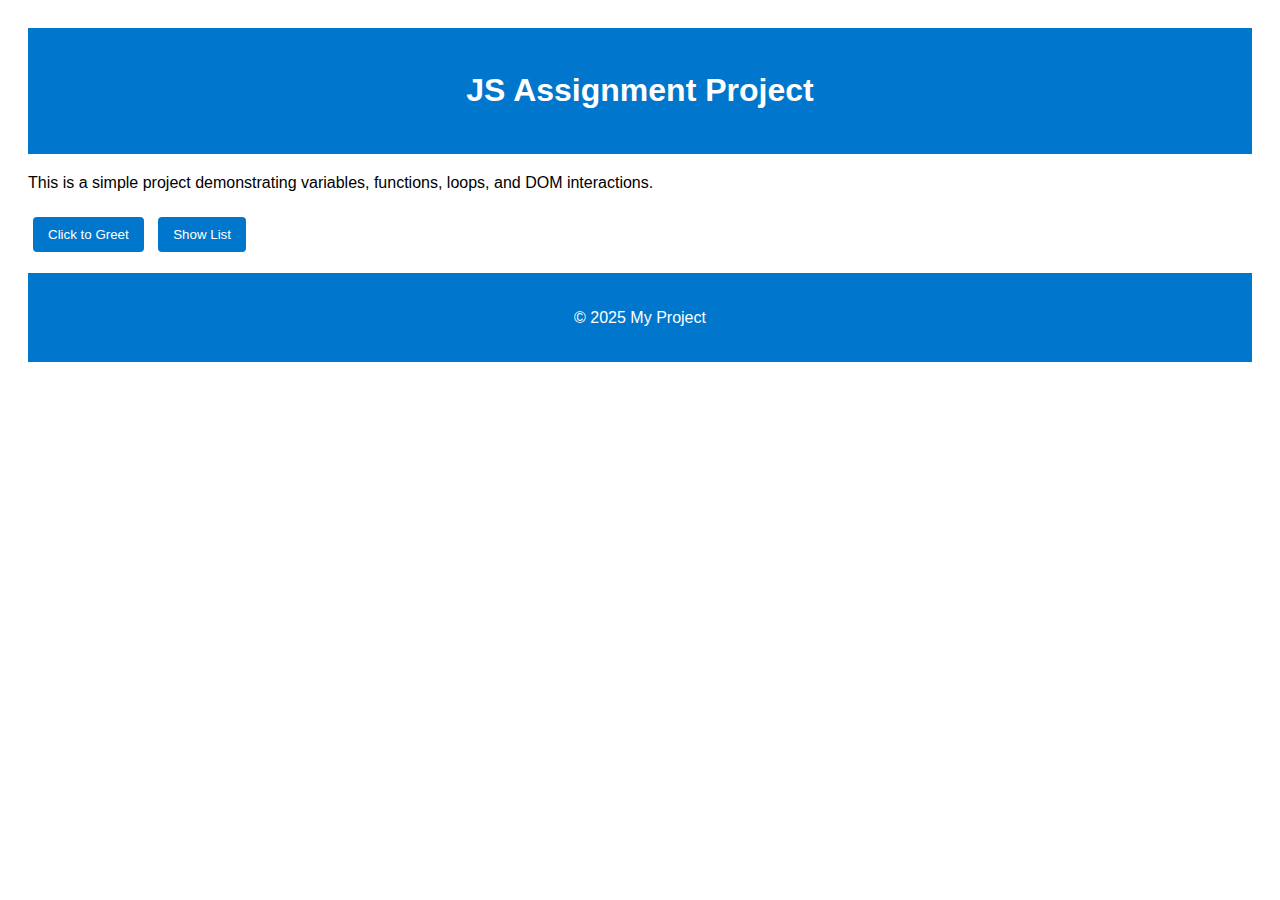
<file: Web development week five assignment/index.html>
<!DOCTYPE html>
<html lang="en">
<head>
  <meta charset="UTF-8" />
  <meta name="viewport" content="width=device-width, initial-scale=1.0" />
  <title>JavaScript Project Example</title>
  <link rel="stylesheet" href="style.css" />
</head>
<body>
  <header>
    <h1 id="page-title">JavaScript Assignment Demo</h1>
  </header>

  <main>
    <p id="intro">This is a simple project demonstrating variables, functions, loops, and DOM interactions.</p>
    
    <button id="btn-greet">Click to Greet</button>
    <button id="btn-list">Show List</button>

    <ul id="item-list"></ul>
  </main>

  <footer>
    <p>&copy; 2025 My Project</p>
  </footer>

  <script src="script.js"></script>
</body>
</html>
</file>
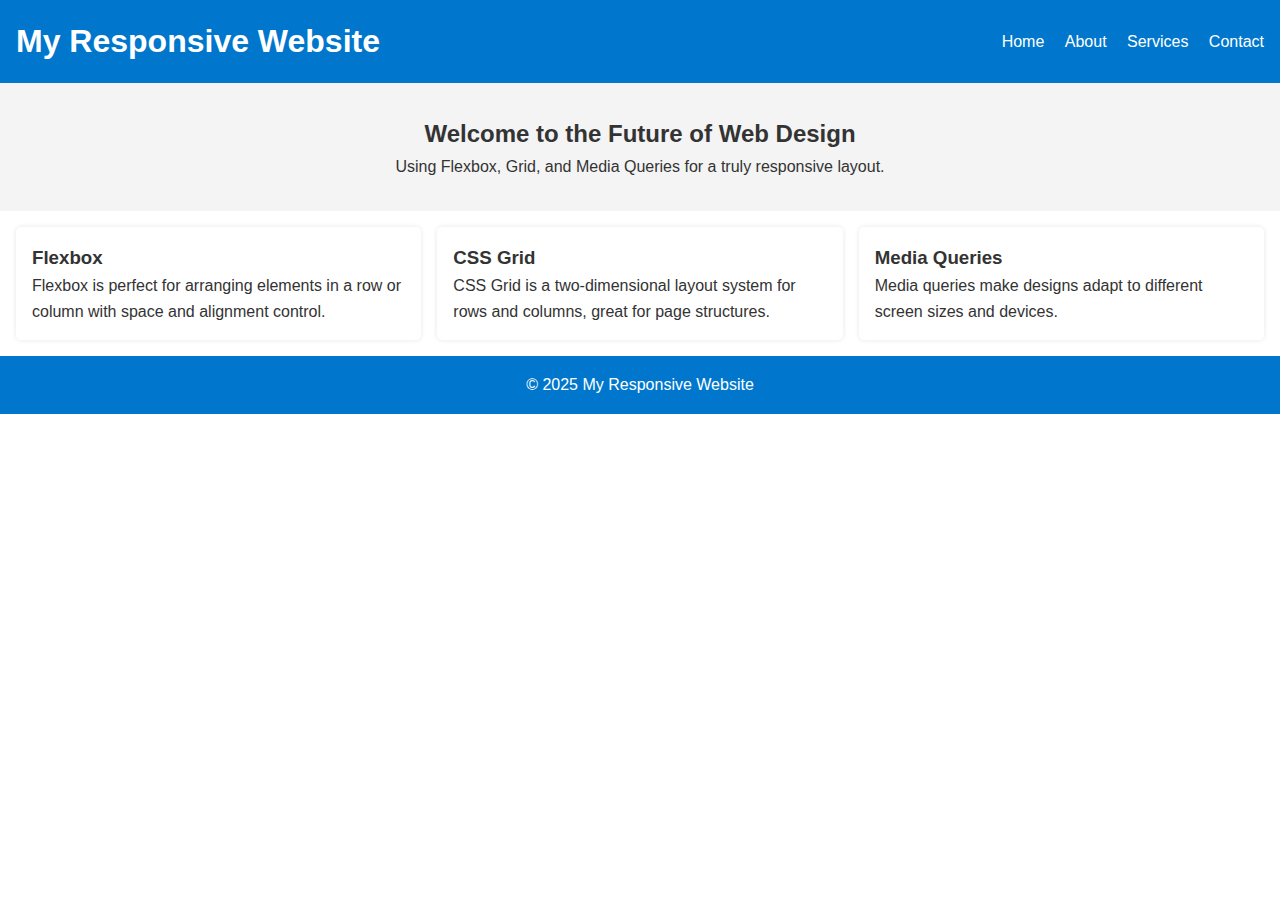
<file: Web development week four assignment/index.html>
<!DOCTYPE html>
<html lang="en">
<head>
  <meta charset="UTF-8" />
  <meta name="viewport" content="width=device-width, initial-scale=1.0" />
  <title>Responsive Flexbox & Grid Demo</title>
  <link rel="stylesheet" href="style.css" />
</head>
<body>

  <!-- Header Section -->
  <header class="header">
    <h1>My Responsive Website</h1>
    <nav class="nav">
      <a href="#">Home</a>
      <a href="#">About</a>
      <a href="#">Services</a>
      <a href="#">Contact</a>
    </nav>
  </header>

  <!-- Hero Section -->
  <section class="hero">
    <h2>Welcome to the Future of Web Design</h2>
    <p>Using Flexbox, Grid, and Media Queries for a truly responsive layout.</p>
  </section>

  <!-- Main Content -->
  <main class="main-grid">
    <article class="card">
      <h3>Flexbox</h3>
      <p>Flexbox is perfect for arranging elements in a row or column with space and alignment control.</p>
    </article>
    <article class="card">
      <h3>CSS Grid</h3>
      <p>CSS Grid is a two-dimensional layout system for rows and columns, great for page structures.</p>
    </article>
    <article class="card">
      <h3>Media Queries</h3>
      <p>Media queries make designs adapt to different screen sizes and devices.</p>
    </article>
  </main>

  <!-- Footer -->
  <footer class="footer">
    <p>&copy; 2025 My Responsive Website</p>
  </footer>

</body>
</html>
</file>
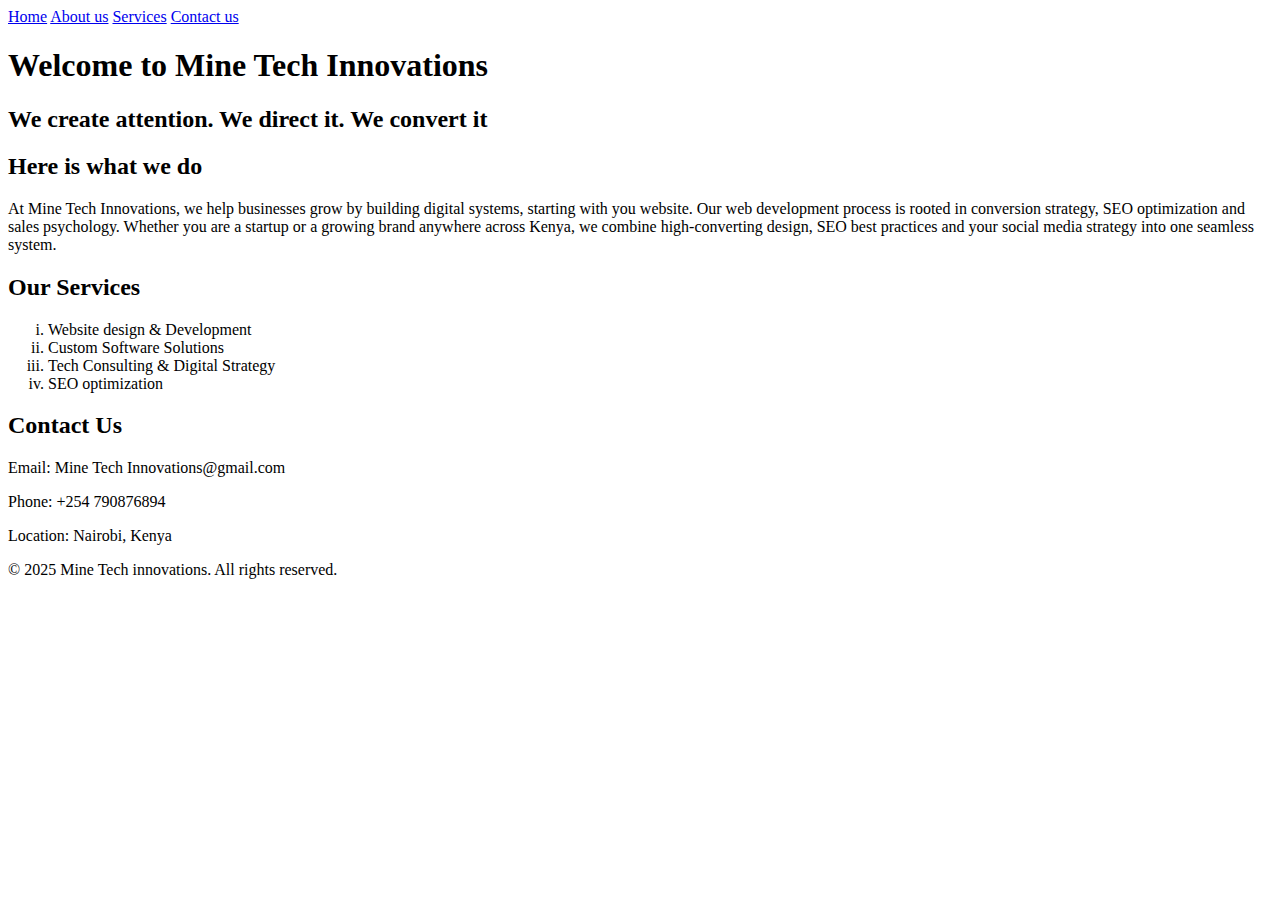
<file: Web development week one assignment/index.html>
<!DOCTYPE html>
<html lang="en">
    <head>
        <meta charset="UTF-8">
        <meta name="viewport" content="width=device-width, initial-scale=1.0">
        <meta name="author" content="Manasses">
        <meta name="description" content="This is a sample HTML page with basic html tags.">
        <title>Mine Tech innovations</title>
    </head>
    <body>
        <nav>
            <a href="Home">Home</a>
            <a href="About us">About us</a>
            <a href="Services">Services</a>
            <a href="Contact">Contact us</a>
        </nav>
        <header id="Home">
            <h1>Welcome to Mine Tech Innovations</h1>
            <h2>We create attention. We direct it. We convert it</h2>
        </header>
        <section id="About us">
            <h2>Here is what we do</h2>
            <p>At Mine Tech Innovations, we help businesses grow by building digital systems, starting
                with you website. Our web development process is rooted in conversion strategy, SEO optimization
                and sales psychology.

                Whether you are a startup or a growing brand anywhere across Kenya, we combine high-converting design,
                SEO best practices and your social media strategy into one seamless system.
            </p>
        </section>

        <section id="Services">
            <h2>Our Services</h2>
            <ol type="i">
                <li>Website design & Development</li>
                <li>Custom Software Solutions</li>
                <li>Tech Consulting & Digital Strategy</li>
                <li>SEO optimization</li>
            </ol>

        </section>

        <section id="Contact">
            <h2>Contact Us</h2>
            <p>Email: Mine Tech Innovations@gmail.com</p>
            <p>Phone: +254 790876894</p>
            <p>Location: Nairobi, Kenya</p>

        </section>

         <footer>
                &copy; 2025 Mine Tech innovations. All rights reserved.
        </footer>

    </body>
</html>
</file>
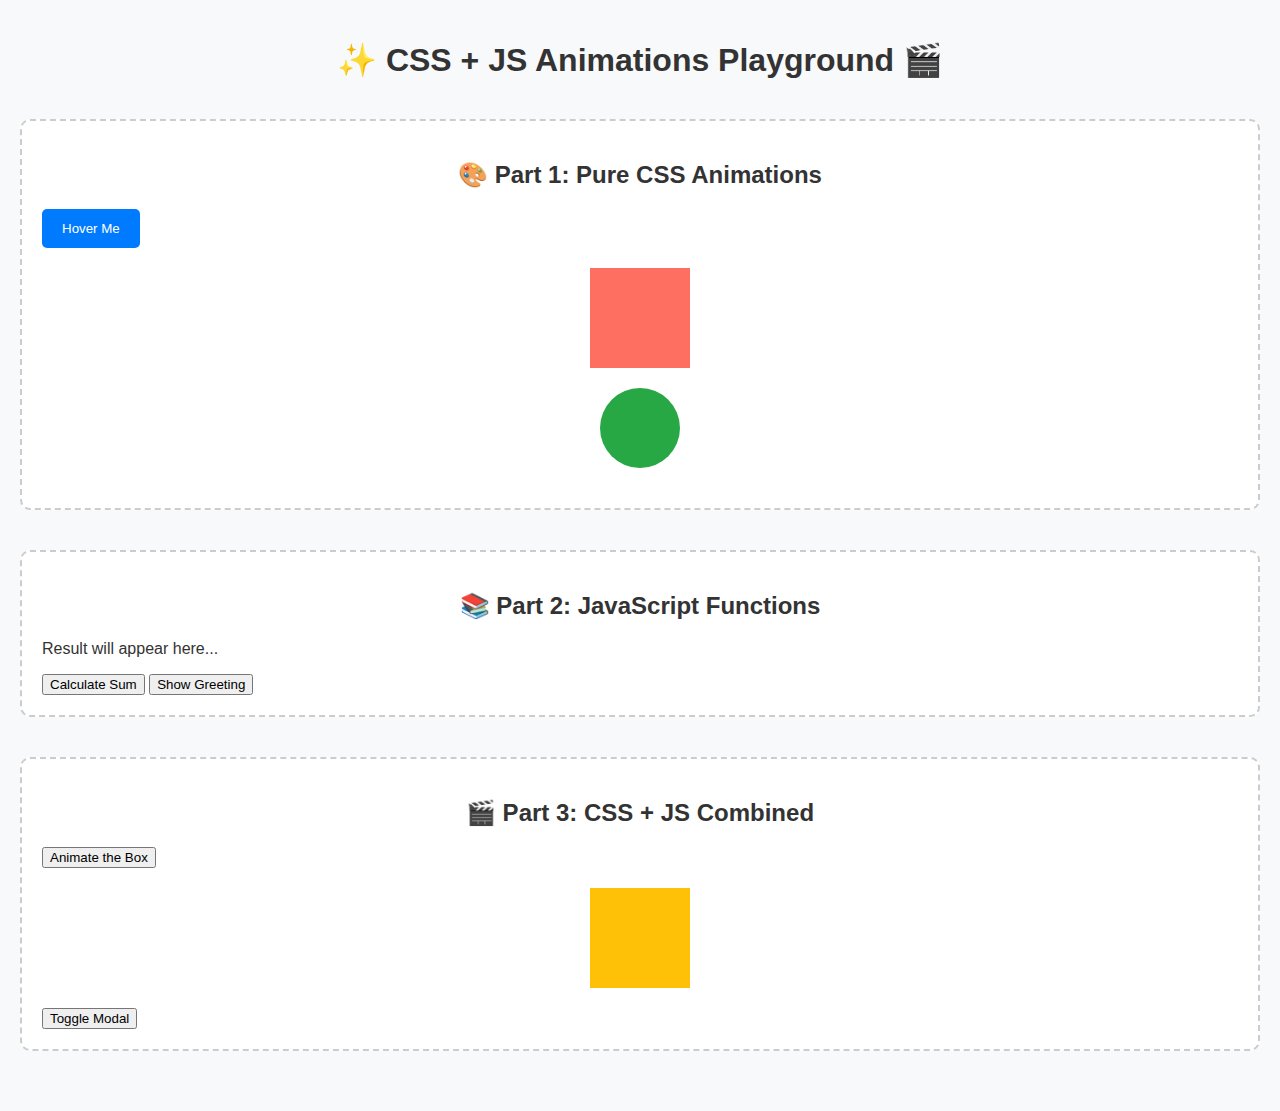
<file: Web development week seven assignment/index.html>
<!DOCTYPE html>
<html lang="en">
<head>
  <meta charset="UTF-8">
  <meta name="viewport" content="width=device-width, initial-scale=1.0">
  <title>Interactive Animations</title>
  <link rel="stylesheet" href="styles.css">
</head>
<body>
  <header>
    <h1>✨ CSS + JS Animations Playground 🎬</h1>
  </header>

  <main>
    <!-- Part 1: CSS Animations -->
    <section>
      <h2>🎨 Part 1: Pure CSS Animations</h2>
      <button class="btn-hover">Hover Me</button>
      <div class="box-slide"></div>
      <div class="box-spin"></div>
    </section>

    <!-- Part 2: JavaScript Functions -->
    <section>
      <h2>📚 Part 2: JavaScript Functions</h2>
      <p id="functionResult">Result will appear here...</p>
      <button onclick="showSum(5, 10)">Calculate Sum</button>
      <button onclick="showGreeting('Student')">Show Greeting</button>
    </section>

    <!-- Part 3: CSS + JS Combined -->
    <section>
      <h2>🎬 Part 3: CSS + JS Combined</h2>
      <button id="animateBtn">Animate the Box</button>
      <div id="animBox" class="anim-box"></div>

      <button id="toggleModal">Toggle Modal</button>
      <div id="modal" class="modal">
        <div class="modal-content">
          <span id="closeModal">&times;</span>
          <p>Hello! I slide in with CSS + JS ✨</p>
        </div>
      </div>
    </section>
  </main>

  <script src="script.js"></script>
</body>
</html>
</file>
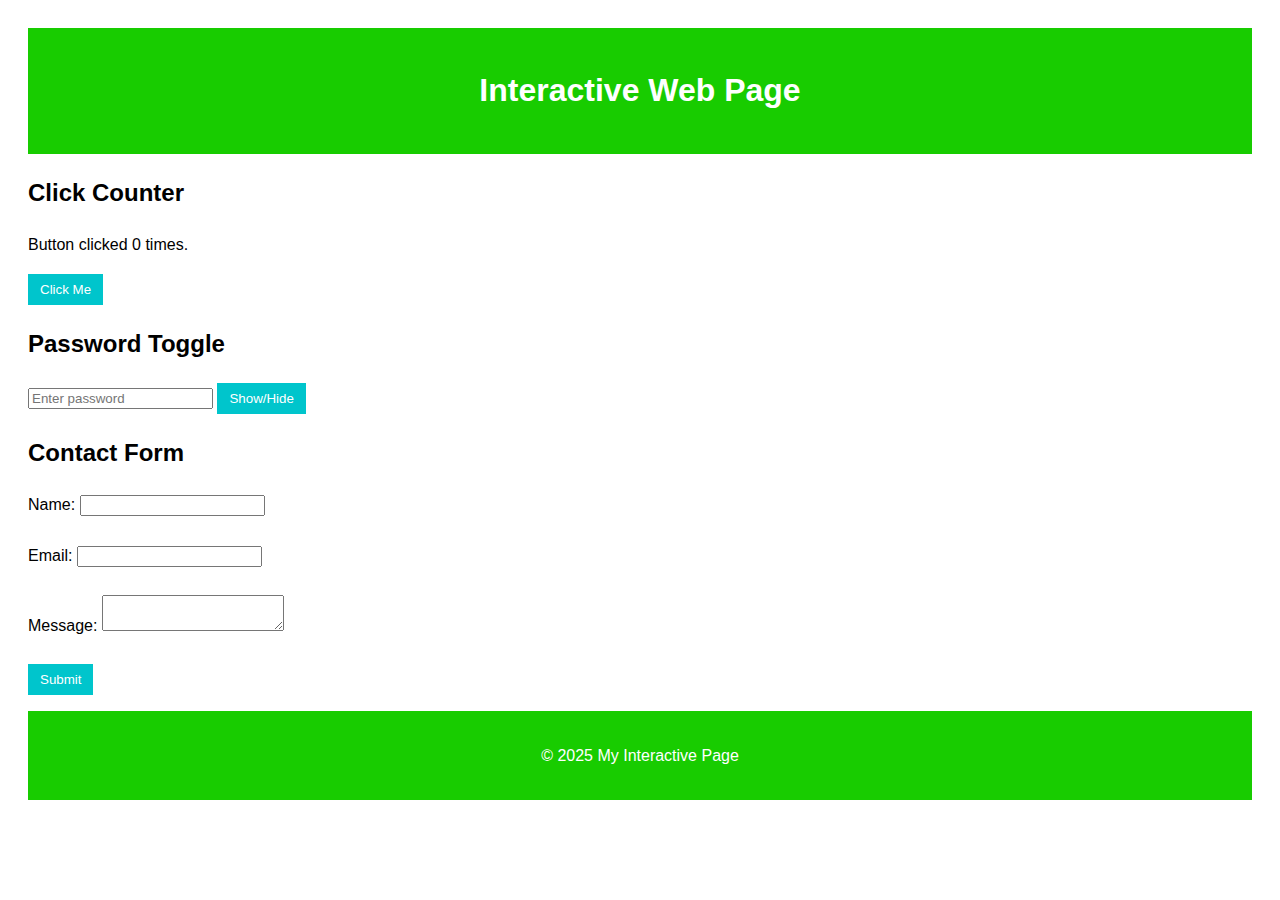
<file: Web development week six assignment/index.html>
<!DOCTYPE html>
<html lang="en">
<head>
  <meta charset="UTF-8">
  <meta name="viewport" content="width=device-width, initial-scale=1.0">
  <title>Interactive Web Page</title>
  <link rel="stylesheet" href="style.css">
</head>
<body>

  <header>
    <h1>Interactive Web Page</h1>
  </header>

  <!-- Interactive Section 1: Button Click Counter -->
  <section>
    <h2>Click Counter</h2>
    <p>Button clicked <span id="clickCount">0</span> times.</p>
    <button id="countBtn">Click Me</button>
  </section>

  <!-- Interactive Section 2: Show/Hide Password -->
  <section>
    <h2>Password Toggle</h2>
    <input type="password" id="passwordField" placeholder="Enter password">
    <button id="togglePassword">Show/Hide</button>
  </section>

  <!-- Form Section -->
  <section>
    <h2>Contact Form</h2>
    <form id="contactForm">
      <label>Name: <input type="text" id="nameInput"></label><br><br>
      <label>Email: <input type="text" id="emailInput"></label><br><br>
      <label>Message: <textarea id="messageInput"></textarea></label><br><br>
      <button type="submit">Submit</button>
    </form>
    <p id="formFeedback" class="error"></p>
  </section>

  <footer>
    <p>&copy; 2025 My Interactive Page</p>
  </footer>

  <script src="script.js"></script>
</body>
</html>
</file>
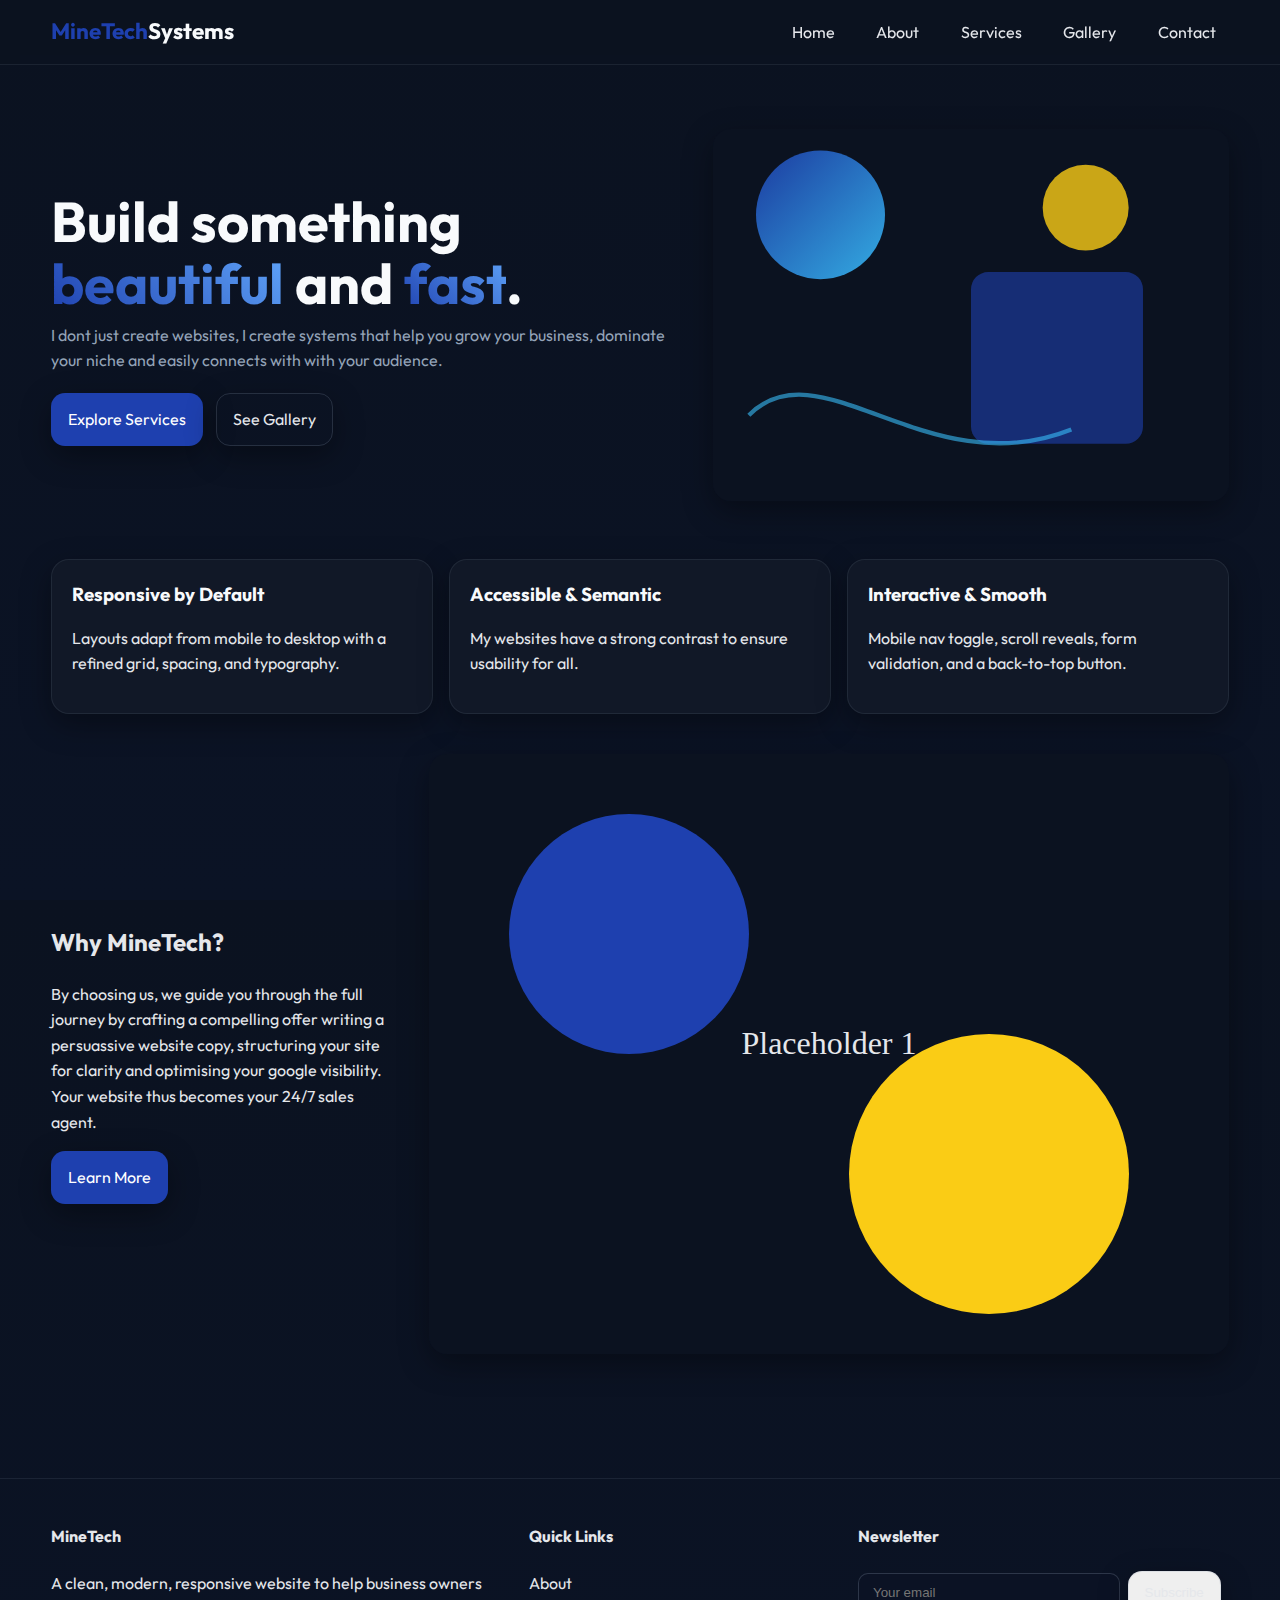
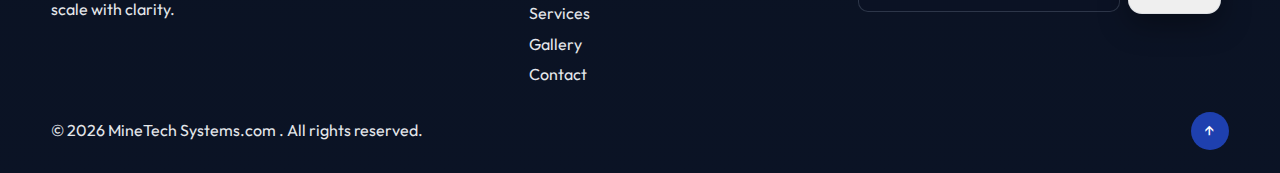
<file: Web development week eight assignment/MineTech Sytems site/index.html>
<!DOCTYPE html>
    <html lang="en">
    <head>
      <meta charset="UTF-8" />
      <meta name="viewport" content="width=device-width, initial-scale=1.0" />
      <meta http-equiv="X-UA-Compatible" content="IE=edge" />
      <title>Home · MineTech systems</title>
      <meta name="description" content="BlueGold multipage site: modern, responsive, accessible."/>
      <link rel="preconnect" href="https://fonts.googleapis.com">
      <link rel="preconnect" href="https://fonts.gstatic.com" crossorigin>
      <link href="https://fonts.googleapis.com/css2?family=Outfit:wght@300;400;500;600;700&display=swap" rel="stylesheet">
      <link rel="stylesheet" href="css/style.css" />
      <script defer src="js/main.js"></script>
    </head>
    <body>

<header class="site-header">
  <div class="container header-inner">
    <a class="logo" href="index.html"><span>MineTech</span>Systems</a>
    <nav id="nav" class="nav">
      <button id="navToggle" class="nav-toggle" aria-expanded="false" aria-controls="navMenu" aria-label="Toggle navigation">
        <span class="bar"></span><span class="bar"></span><span class="bar"></span>
      </button>
      <ul id="navMenu" class="nav-menu">
        <li><a href="index.html">Home</a></li>
        <li><a href="about.html">About</a></li>
        <li><a href="services.html">Services</a></li>
        <li><a href="gallery.html">Gallery</a></li>
        <li><a href="contact.html">Contact</a></li>
      </ul>
    </nav>
  </div>
</header>

      <main id="main" class="site-main" tabindex="-1">

<section class="hero container reveal">
  <div class="hero-content">
    <h1>Build something <span class="grad">beautiful</span> and <span class="grad">fast</span>.</h1>
    <p>I dont just create websites, I create systems that help you grow your business, dominate your niche and easily connects with
      with your audience.</p>
    <div class="cta-row">
      <a class="btn btn-primary" href="services.html">Explore Services</a>
      <a class="btn btn-ghost" href="gallery.html">See Gallery</a>
    </div>
  </div>
  <div class="hero-art" aria-hidden="true">
    <img src="images/hero-shapes.svg" alt="" />
  </div>
</section>

<section class="features container">
  <article class="card reveal">
    <h3>Responsive by Default</h3>
    <p>Layouts adapt from mobile to desktop with a refined grid, spacing, and typography.</p>
  </article>
  <article class="card reveal">
    <h3>Accessible & Semantic</h3>
    <p>My websites have a strong contrast to ensure usability for all.</p>
  </article>
  <article class="card reveal">
    <h3>Interactive & Smooth</h3>
    <p>Mobile nav toggle, scroll reveals, form validation, and a back-to-top button.</p>
  </article>
</section>

<section class="container split reveal">
  <div>
    <h2>Why MineTech?</h2>
    <p>By choosing us, we guide you through the full journey by crafting a compelling offer
      writing a persuassive website copy, structuring your site for clarity and optimising your google
      visibility. Your website thus becomes your 24/7 sales agent.</p>
    <a class="btn btn-primary" href="about.html">Learn More</a>
  </div>
  <img src="images/placeholder-1.svg" alt="Abstract colorful shapes" class="rounded-xl shadow-xl" />
</section>

      </main>

<footer class="site-footer">
  <div class="container footer-grid">
    <div>
      <h4>MineTech</h4>
      <p>A clean, modern, responsive website to help business owners scale with clarity.</p>
    </div>
    <div>
      <h4>Quick Links</h4>
      <ul class="footer-links">
        <li><a href="about.html">About</a></li>
        <li><a href="services.html">Services</a></li>
        <li><a href="gallery.html">Gallery</a></li>
        <li><a href="contact.html">Contact</a></li>
      </ul>
    </div>
    <div>
      <h4>Newsletter</h4>
      <form id="newsletterForm" class="newsletter-form" novalidate>
        <label class="sr-only" for="newsletterEmail">Email</label>
        <input type="email" id="newsletterEmail" name="email" placeholder="Your email" required>
        <button type="submit" class="btn">Subscribe</button>
        <p id="newsletterMsg" class="form-msg" role="status" aria-live="polite"></p>
      </form>
    </div>
  </div>
  <div class="container footer-bottom">
    <p>&copy; <span id="year"></span> MineTech Systems.com . All rights reserved.</p>
    <a href="#" class="back-to-top" id="backToTop" aria-label="Back to top">↑</a>
  </div>
</footer>

    </body>
    </html>
</file>
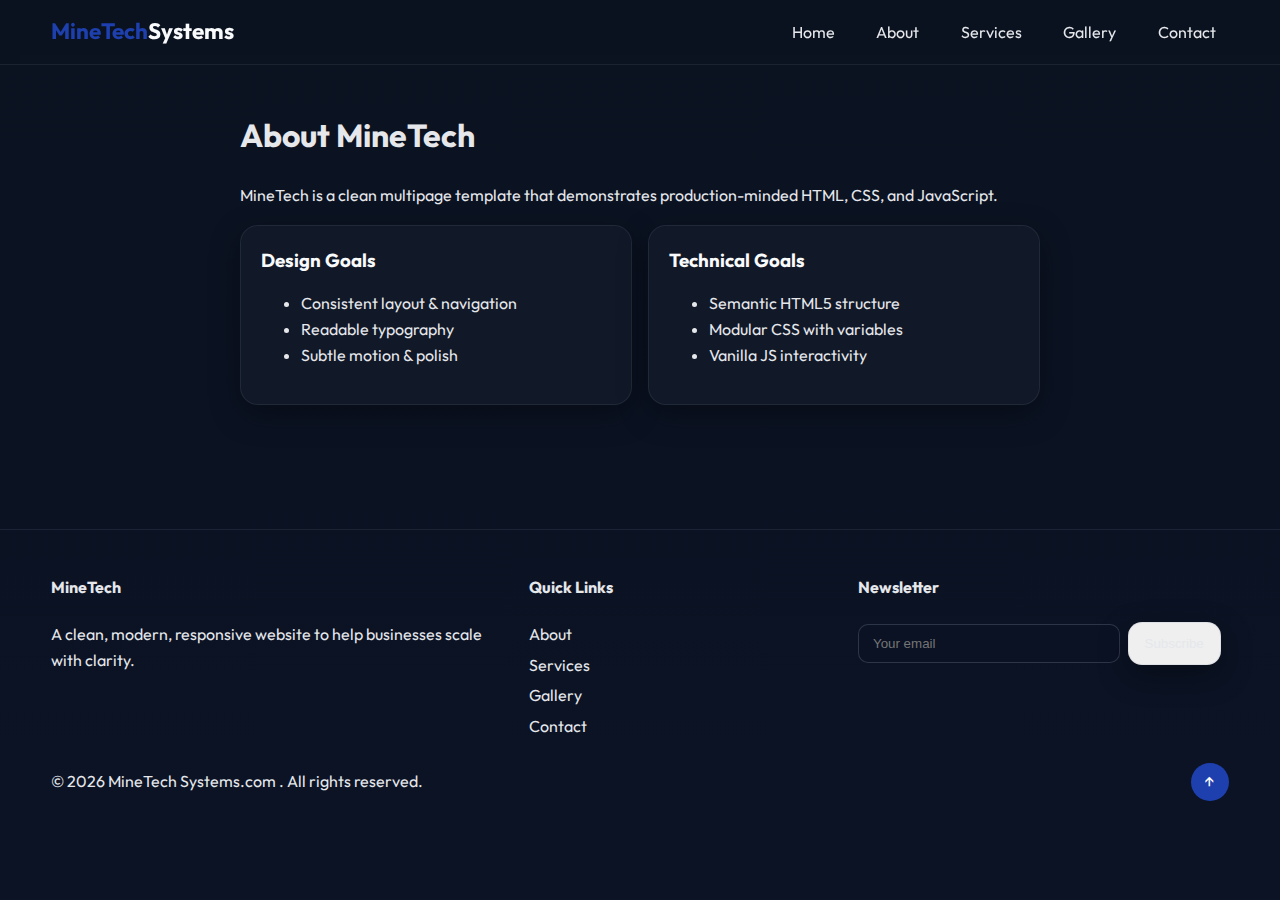
<file: Web development week eight assignment/MineTech Sytems site/about.html>
<!DOCTYPE html>
    <html lang="en">
    <head>
      <meta charset="UTF-8" />
      <meta name="viewport" content="width=device-width, initial-scale=1.0" />
      <meta http-equiv="X-UA-Compatible" content="IE=edge" />
      <title>About · MineTech</title>
      <meta name="description" content="MineTech multipage site: modern, responsive, accessible."/>
      <link rel="preconnect" href="https://fonts.googleapis.com">
      <link rel="preconnect" href="https://fonts.gstatic.com" crossorigin>
      <link href="https://fonts.googleapis.com/css2?family=Outfit:wght@300;400;500;600;700&display=swap" rel="stylesheet">
      <link rel="stylesheet" href="css/style.css" />
      <script defer src="js/main.js"></script>
    </head>
    <body>

<header class="site-header">
  <div class="container header-inner">
    <a class="logo" href="index.html"><span>MineTech</span>Systems</a>
    <nav id="nav" class="nav">
      <button id="navToggle" class="nav-toggle" aria-expanded="false" aria-controls="navMenu" aria-label="Toggle navigation">
        <span class="bar"></span><span class="bar"></span><span class="bar"></span>
      </button>
      <ul id="navMenu" class="nav-menu">
        <li><a href="index.html">Home</a></li>
        <li><a href="about.html">About</a></li>
        <li><a href="services.html">Services</a></li>
        <li><a href="gallery.html">Gallery</a></li>
        <li><a href="contact.html">Contact</a></li>
      </ul>
    </nav>
  </div>
</header>

      <main id="main" class="site-main" tabindex="-1">

<section class="container narrow reveal">
  <h1>About MineTech</h1>
  <p>MineTech is a clean multipage template that demonstrates production-minded HTML, CSS, and JavaScript.</p>
  <div class="grid-2">
    <div class="card">
      <h3>Design Goals</h3>
      <ul>
        <li>Consistent layout & navigation</li>
        <li>Readable typography</li>
        <li>Subtle motion & polish</li>
      </ul>
    </div>
    <div class="card">
      <h3>Technical Goals</h3>
      <ul>
        <li>Semantic HTML5 structure</li>
        <li>Modular CSS with variables</li>
        <li>Vanilla JS interactivity</li>
      </ul>
    </div>
  </div>
</section>

      </main>

<footer class="site-footer">
  <div class="container footer-grid">
    <div>
      <h4>MineTech</h4>
      <p>A clean, modern, responsive website to help businesses scale with clarity.</p>
    </div>
    <div>
      <h4>Quick Links</h4>
      <ul class="footer-links">
        <li><a href="about.html">About</a></li>
        <li><a href="services.html">Services</a></li>
        <li><a href="gallery.html">Gallery</a></li>
        <li><a href="contact.html">Contact</a></li>
      </ul>
    </div>
    <div>
      <h4>Newsletter</h4>
      <form id="newsletterForm" class="newsletter-form" novalidate>
        <label class="sr-only" for="newsletterEmail">Email</label>
        <input type="email" id="newsletterEmail" name="email" placeholder="Your email" required>
        <button type="submit" class="btn">Subscribe</button>
        <p id="newsletterMsg" class="form-msg" role="status" aria-live="polite"></p>
      </form>
    </div>
  </div>
  <div class="container footer-bottom">
    <p>&copy; <span id="year"></span> MineTech Systems.com . All rights reserved.</p>
    <a href="#" class="back-to-top" id="backToTop" aria-label="Back to top">↑</a>
  </div>
</footer>

    </body>
    </html>
</file>
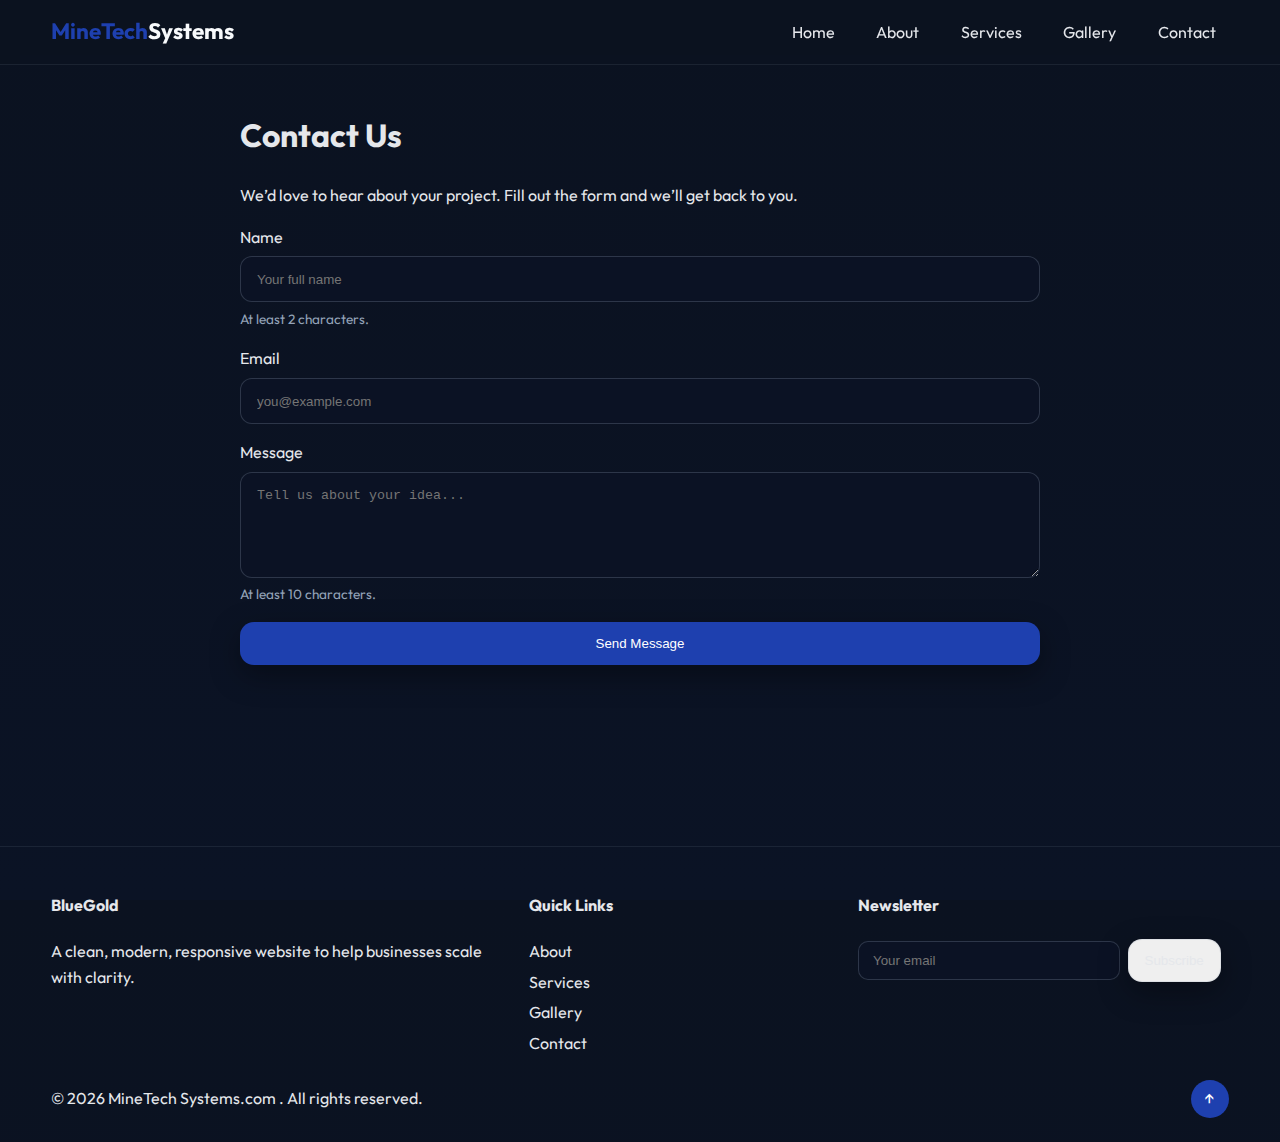
<file: Web development week eight assignment/MineTech Sytems site/contact.html>
<!DOCTYPE html>
    <html lang="en">
    <head>
      <meta charset="UTF-8" />
      <meta name="viewport" content="width=device-width, initial-scale=1.0" />
      <meta http-equiv="X-UA-Compatible" content="IE=edge" />
      <title>Contact · MineTech</title>
      <meta name="description" content="BlueGold multipage site: modern, responsive, accessible."/>
      <link rel="preconnect" href="https://fonts.googleapis.com">
      <link rel="preconnect" href="https://fonts.gstatic.com" crossorigin>
      <link href="https://fonts.googleapis.com/css2?family=Outfit:wght@300;400;500;600;700&display=swap" rel="stylesheet">
      <link rel="stylesheet" href="css/style.css" />
      <script defer src="js/main.js"></script>
    </head>
    <body>

<header class="site-header">
  <div class="container header-inner">
    <a class="logo" href="index.html"><span>MineTech</span>Systems</a>
    <nav id="nav" class="nav">
      <button id="navToggle" class="nav-toggle" aria-expanded="false" aria-controls="navMenu" aria-label="Toggle navigation">
        <span class="bar"></span><span class="bar"></span><span class="bar"></span>
      </button>
      <ul id="navMenu" class="nav-menu">
        <li><a href="index.html">Home</a></li>
        <li><a href="about.html">About</a></li>
        <li><a href="services.html">Services</a></li>
        <li><a href="gallery.html">Gallery</a></li>
        <li><a href="contact.html">Contact</a></li>
      </ul>
    </nav>
  </div>
</header>

      <main id="main" class="site-main" tabindex="-1">

<section class="container narrow reveal">
  <h1>Contact Us</h1>
  <p>We’d love to hear about your project. Fill out the form and we’ll get back to you.</p>
  <form id="contactForm" class="form" novalidate>
    <div class="form-row">
      <label for="name">Name</label>
      <input id="name" name="name" type="text" required minlength="2" placeholder="Your full name">
      <small class="hint">At least 2 characters.</small>
    </div>
    <div class="form-row">
      <label for="email">Email</label>
      <input id="email" name="email" type="email" required placeholder="you@example.com">
    </div>
    <div class="form-row">
      <label for="message">Message</label>
      <textarea id="message" name="message" required minlength="10" rows="5" placeholder="Tell us about your idea..."></textarea>
      <small class="hint">At least 10 characters.</small>
    </div>
    <button class="btn btn-primary" type="submit">Send Message</button>
    <p id="formMsg" class="form-msg" role="status" aria-live="polite"></p>
  </form>
</section>

      </main>

<footer class="site-footer">
  <div class="container footer-grid">
    <div>
      <h4>BlueGold</h4>
      <p>A clean, modern, responsive website to help businesses scale with clarity.</p>
    </div>
    <div>
      <h4>Quick Links</h4>
      <ul class="footer-links">
        <li><a href="about.html">About</a></li>
        <li><a href="services.html">Services</a></li>
        <li><a href="gallery.html">Gallery</a></li>
        <li><a href="contact.html">Contact</a></li>
      </ul>
    </div>
    <div>
      <h4>Newsletter</h4>
      <form id="newsletterForm" class="newsletter-form" novalidate>
        <label class="sr-only" for="newsletterEmail">Email</label>
        <input type="email" id="newsletterEmail" name="email" placeholder="Your email" required>
        <button type="submit" class="btn">Subscribe</button>
        <p id="newsletterMsg" class="form-msg" role="status" aria-live="polite"></p>
      </form>
    </div>
  </div>
  <div class="container footer-bottom">
    <p>&copy; <span id="year"></span> MineTech Systems.com . All rights reserved.</p>
    <a href="#" class="back-to-top" id="backToTop" aria-label="Back to top">↑</a>
  </div>
</footer>

    </body>
    </html>
</file>
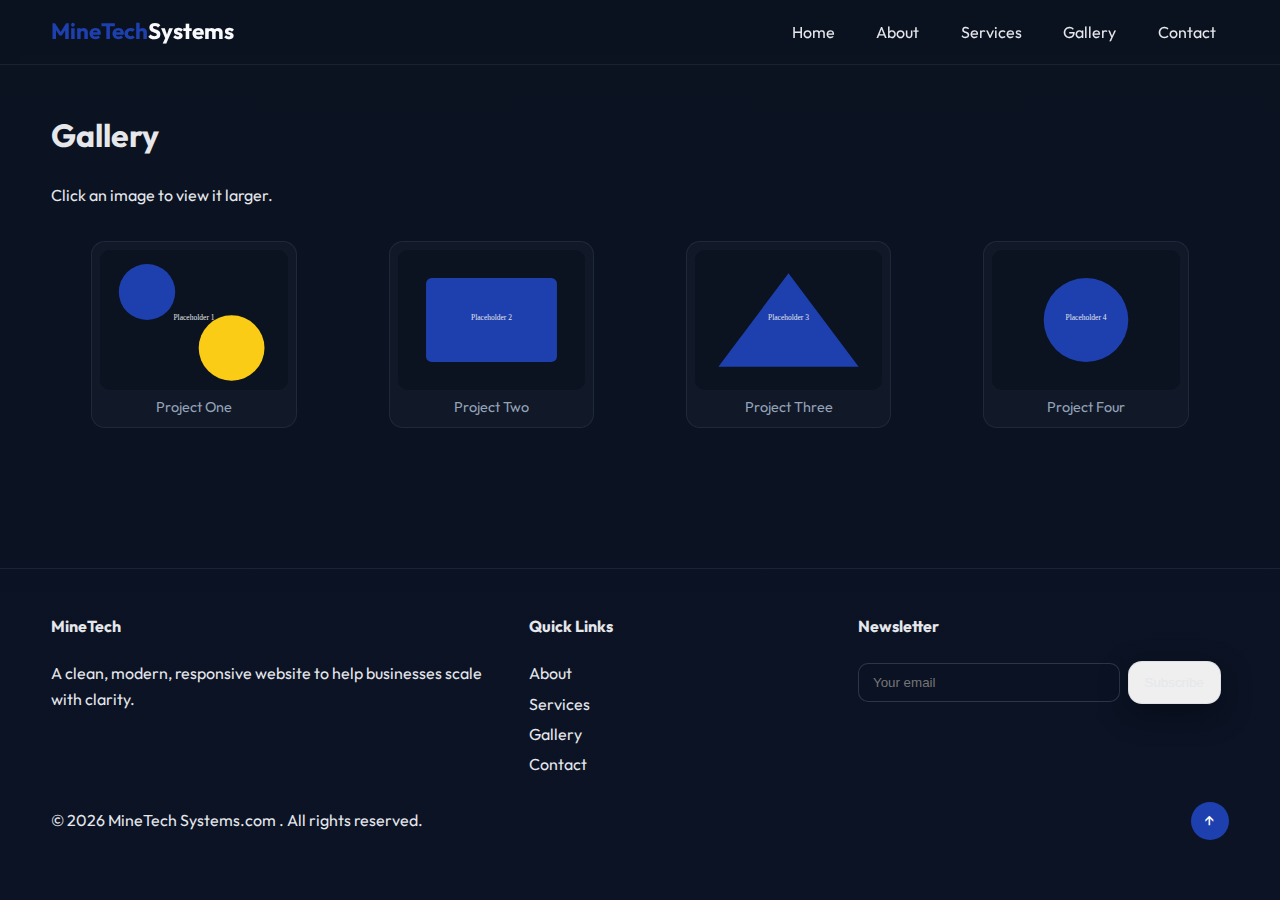
<file: Web development week eight assignment/MineTech Sytems site/gallery.html>
<!DOCTYPE html>
    <html lang="en">
    <head>
      <meta charset="UTF-8" />
      <meta name="viewport" content="width=device-width, initial-scale=1.0" />
      <meta http-equiv="X-UA-Compatible" content="IE=edge" />
      <title>Gallery · MineTech</title>
      <meta name="description" content="BlueGold multipage site: modern, responsive, accessible."/>
      <link rel="preconnect" href="https://fonts.googleapis.com">
      <link rel="preconnect" href="https://fonts.gstatic.com" crossorigin>
      <link href="https://fonts.googleapis.com/css2?family=Outfit:wght@300;400;500;600;700&display=swap" rel="stylesheet">
      <link rel="stylesheet" href="css/style.css" />
      <script defer src="js/main.js"></script>
    </head>
    <body>

<header class="site-header">
  <div class="container header-inner">
    <a class="logo" href="index.html"><span>MineTech</span>Systems</a>
    <nav id="nav" class="nav">
      <button id="navToggle" class="nav-toggle" aria-expanded="false" aria-controls="navMenu" aria-label="Toggle navigation">
        <span class="bar"></span><span class="bar"></span><span class="bar"></span>
      </button>
      <ul id="navMenu" class="nav-menu">
        <li><a href="index.html">Home</a></li>
        <li><a href="about.html">About</a></li>
        <li><a href="services.html">Services</a></li>
        <li><a href="gallery.html">Gallery</a></li>
        <li><a href="contact.html">Contact</a></li>
      </ul>
    </nav>
  </div>
</header>

      <main id="main" class="site-main" tabindex="-1">

<section class="container reveal">
  <h1>Gallery</h1>
  <p>Click an image to view it larger.</p>
  <div class="gallery-grid" id="gallery">
    <figure class="gallery-item"><img src="images/placeholder-1.svg" alt="Work example 1"><figcaption>Project One</figcaption></figure>
    <figure class="gallery-item"><img src="images/placeholder-2.svg" alt="Work example 2"><figcaption>Project Two</figcaption></figure>
    <figure class="gallery-item"><img src="images/placeholder-3.svg" alt="Work example 3"><figcaption>Project Three</figcaption></figure>
    <figure class="gallery-item"><img src="images/placeholder-4.svg" alt="Work example 4"><figcaption>Project Four</figcaption></figure>
  </div>
</section>

<div id="lightbox" class="lightbox" aria-hidden="true" role="dialog" aria-label="Image preview">
  <button class="lightbox-close" id="lightboxClose" aria-label="Close preview">×</button>
  <img id="lightboxImg" alt="Preview">
  <p id="lightboxCap" class="lightbox-cap"></p>
</div>

      </main>

<footer class="site-footer">
  <div class="container footer-grid">
    <div>
      <h4>MineTech</h4>
      <p>A clean, modern, responsive website to help businesses scale with clarity.</p>
    </div>
    <div>
      <h4>Quick Links</h4>
      <ul class="footer-links">
        <li><a href="about.html">About</a></li>
        <li><a href="services.html">Services</a></li>
        <li><a href="gallery.html">Gallery</a></li>
        <li><a href="contact.html">Contact</a></li>
      </ul>
    </div>
    <div>
      <h4>Newsletter</h4>
      <form id="newsletterForm" class="newsletter-form" novalidate>
        <label class="sr-only" for="newsletterEmail">Email</label>
        <input type="email" id="newsletterEmail" name="email" placeholder="Your email" required>
        <button type="submit" class="btn">Subscribe</button>
        <p id="newsletterMsg" class="form-msg" role="status" aria-live="polite"></p>
      </form>
    </div>
  </div>
  <div class="container footer-bottom">
    <p>&copy; <span id="year"></span> MineTech Systems.com . All rights reserved.</p>
    <a href="#" class="back-to-top" id="backToTop" aria-label="Back to top">↑</a>
  </div>
</footer>

    </body>
    </html>
</file>
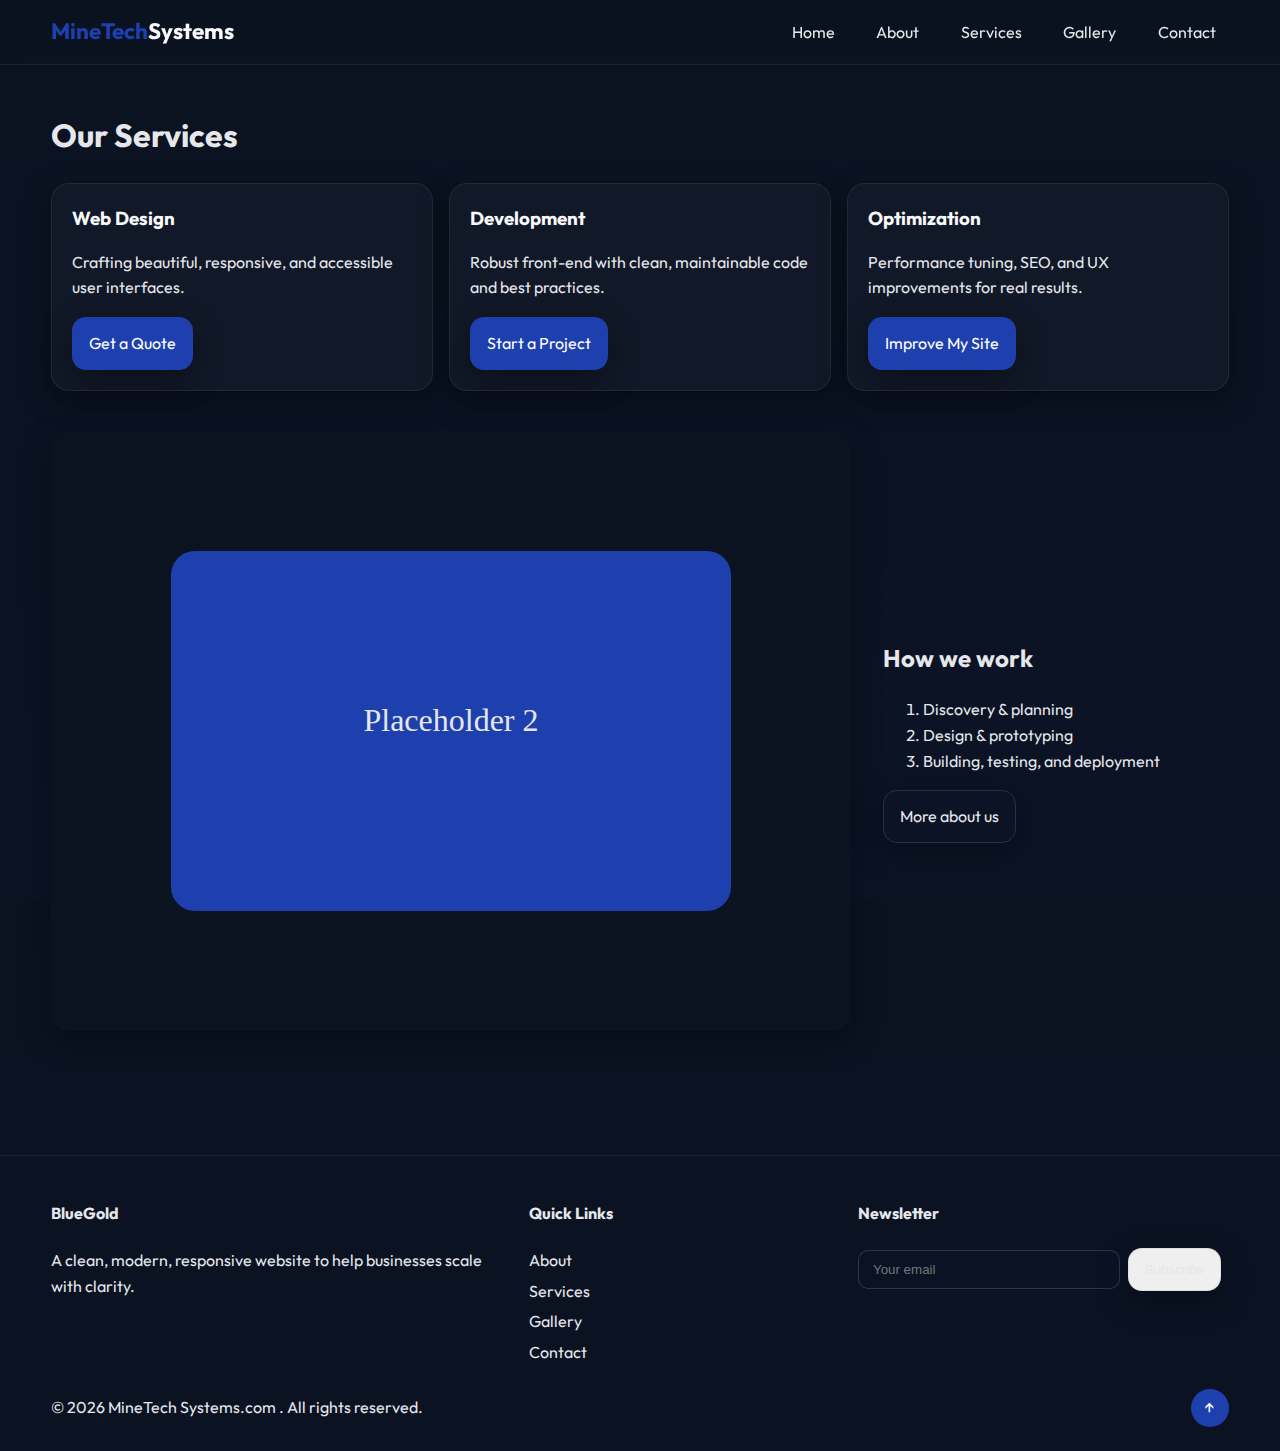
<file: Web development week eight assignment/MineTech Sytems site/services.html>
<!DOCTYPE html>
    <html lang="en">
    <head>
      <meta charset="UTF-8" />
      <meta name="viewport" content="width=device-width, initial-scale=1.0" />
      <meta http-equiv="X-UA-Compatible" content="IE=edge" />
      <title>Services · MineTech</title>
      <meta name="description" content="BlueGold multipage site: modern, responsive, accessible."/>
      <link rel="preconnect" href="https://fonts.googleapis.com">
      <link rel="preconnect" href="https://fonts.gstatic.com" crossorigin>
      <link href="https://fonts.googleapis.com/css2?family=Outfit:wght@300;400;500;600;700&display=swap" rel="stylesheet">
      <link rel="stylesheet" href="css/style.css" />
      <script defer src="js/main.js"></script>
    </head>
    <body>

<header class="site-header">
  <div class="container header-inner">
    <a class="logo" href="index.html"><span>MineTech</span>Systems</a>
    <nav id="nav" class="nav">
      <button id="navToggle" class="nav-toggle" aria-expanded="false" aria-controls="navMenu" aria-label="Toggle navigation">
        <span class="bar"></span><span class="bar"></span><span class="bar"></span>
      </button>
      <ul id="navMenu" class="nav-menu">
        <li><a href="index.html">Home</a></li>
        <li><a href="about.html">About</a></li>
        <li><a href="services.html">Services</a></li>
        <li><a href="gallery.html">Gallery</a></li>
        <li><a href="contact.html">Contact</a></li>
      </ul>
    </nav>
  </div>
</header>

      <main id="main" class="site-main" tabindex="-1">

<section class="container reveal">
  <h1>Our Services</h1>
  <div class="cards-3">
    <article class="card">
      <h3>Web Design</h3>
      <p>Crafting beautiful, responsive, and accessible user interfaces.</p>
      <a class="btn btn-primary" href="contact.html">Get a Quote</a>
    </article>
    <article class="card">
      <h3>Development</h3>
      <p>Robust front-end with clean, maintainable code and best practices.</p>
      <a class="btn btn-primary" href="contact.html">Start a Project</a>
    </article>
    <article class="card">
      <h3>Optimization</h3>
      <p>Performance tuning, SEO, and UX improvements for real results.</p>
      <a class="btn btn-primary" href="contact.html">Improve My Site</a>
    </article>
  </div>
</section>

<section class="container split reveal">
  <img src="images/placeholder-2.svg" alt="Abstract charts" class="rounded-xl shadow-xl" />
  <div>
    <h2>How we work</h2>
    <ol>
      <li>Discovery & planning</li>
      <li>Design & prototyping</li>
      <li>Building, testing, and deployment</li>
    </ol>
    <a class="btn btn-ghost" href="about.html">More about us</a>
  </div>
</section>

      </main>

<footer class="site-footer">
  <div class="container footer-grid">
    <div>
      <h4>BlueGold</h4>
      <p>A clean, modern, responsive website to help businesses scale with clarity.</p>
    </div>
    <div>
      <h4>Quick Links</h4>
      <ul class="footer-links">
        <li><a href="about.html">About</a></li>
        <li><a href="services.html">Services</a></li>
        <li><a href="gallery.html">Gallery</a></li>
        <li><a href="contact.html">Contact</a></li>
      </ul>
    </div>
    <div>
      <h4>Newsletter</h4>
      <form id="newsletterForm" class="newsletter-form" novalidate>
        <label class="sr-only" for="newsletterEmail">Email</label>
        <input type="email" id="newsletterEmail" name="email" placeholder="Your email" required>
        <button type="submit" class="btn">Subscribe</button>
        <p id="newsletterMsg" class="form-msg" role="status" aria-live="polite"></p>
      </form>
    </div>
  </div>
  <div class="container footer-bottom">
    <p>&copy; <span id="year"></span> MineTech Systems.com . All rights reserved.</p>
    <a href="#" class="back-to-top" id="backToTop" aria-label="Back to top">↑</a>
  </div>
</footer>

    </body>
    </html>
</file>
<file: Web development week five assignment/style.css>
body {
  font-family: Arial, sans-serif;
  line-height: 1.6;
  padding: 20px;
}

header, footer {
  text-align: center;
  background: #0077cc;
  color: white;
  padding: 1rem;
}

button {
  margin: 5px;
  padding: 10px 15px;
  border: none;
  background: #0077cc;
  color: white;
  cursor: pointer;
  border-radius: 4px;
}

button:hover {
  background: #005fa3;
}
</file>
<file: Web development week four assignment/style.css>
* {
  margin: 0;
  padding: 0;
  box-sizing: border-box;
}

/* Body styles */
body {
  font-family: Arial, sans-serif;
  line-height: 1.6;
  color: #333;
}

/* Header with Flexbox */
.header {
  display: flex;
  justify-content: space-between; /* space between logo and nav */
  align-items: center;
  background: #0077cc;
  color: #fff;
  padding: 1rem;
}

.header h1 {
  font-size: 1.5rem;
}

.nav a {
  color: white;
  text-decoration: none;
  margin-left: 1rem;
}

.nav a:hover {
  text-decoration: underline;
}

/* Hero Section */
.hero {
  text-align: center;
  padding: 2rem 1rem;
  background: #f4f4f4;
}

/* Main Content with CSS Grid */
.main-grid {
  display: grid;
  grid-template-columns: 1fr; /* 1 column on small screens */
  gap: 1rem;
  padding: 1rem;
}

.card {
  background: #fff;
  padding: 1rem;
  border-radius: 5px;
  box-shadow: 0 0 5px rgba(0,0,0,0.1);
}

/* Footer */
.footer {
  text-align: center;
  padding: 1rem;
  background: #0077cc;
  color: white;
}

/* --- MEDIA QUERIES --- */

/* Tablet breakpoint */
@media (min-width: 600px) {
  .main-grid {
    grid-template-columns: repeat(2, 1fr); /* 2 columns */
  }
}

/* Desktop breakpoint */
@media (min-width: 900px) {
  .main-grid {
    grid-template-columns: repeat(3, 1fr); /* 3 columns */
  }

  .header h1 {
    font-size: 2rem;
  }
}
</file>
<file: Web development week seven assignment/styles.css>
/* General Styling */
body {
  font-family: Arial, sans-serif;
  background: #f8f9fa;
  margin: 0;
  padding: 20px;
  color: #333;
}

h1, h2 {
  text-align: center;
}

section {
  margin: 40px 0;
  padding: 20px;
  border: 2px dashed #ccc;
  border-radius: 10px;
  background: #fff;
}

/* 🎨 Part 1: CSS Animations */
.btn-hover {
  background: #007bff;
  color: white;
  padding: 12px 20px;
  border: none;
  border-radius: 5px;
  cursor: pointer;
  transition: transform 0.3s, background 0.3s;
}
.btn-hover:hover {
  background: #0056b3;
  transform: scale(1.1);
}

.box-slide {
  width: 100px;
  height: 100px;
  background: #ff6f61;
  margin: 20px auto;
  animation: slide 3s infinite alternate;
}
@keyframes slide {
  from { transform: translateX(0); }
  to { transform: translateX(200px); }
}

.box-spin {
  width: 80px;
  height: 80px;
  background: #28a745;
  margin: 20px auto;
  border-radius: 50%;
  animation: spin 2s linear infinite;
}
@keyframes spin {
  from { transform: rotate(0deg); }
  to { transform: rotate(360deg); }
}

/* 🎬 Part 3: CSS + JS Combined */
.anim-box {
  width: 100px;
  height: 100px;
  background: #ffc107;
  margin: 20px auto;
  transition: transform 0.5s ease, background 0.5s ease;
}
.anim-box.active {
  transform: rotate(180deg) scale(1.3);
  background: #6610f2;
}

/* Modal */
.modal {
  display: none;
  position: fixed;
  top: 0; left: 0;
  width: 100%; height: 100%;
  background: rgba(0,0,0,0.6);
  justify-content: center;
  align-items: center;
}
.modal-content {
  background: white;
  padding: 20px;
  border-radius: 8px;
  transform: translateY(-100px);
  opacity: 0;
  transition: transform 0.5s ease, opacity 0.5s ease;
}
.modal.show .modal-content {
  transform: translateY(0);
  opacity: 1;
}
#closeModal {
  float: right;
  cursor: pointer;
  font-size: 20px;
}
</file>
<file: Web development week six assignment/style.css>
body {
  font-family: Arial, sans-serif;
  line-height: 1.6;
  padding: 20px;
}

header, footer {
  text-align: center;
  background: #18cc00;
  color: white;
  padding: 1rem;
}

button {
  padding: 8px 12px;
  background: #00c5cc;
  color: white;
  border: none;
  cursor: pointer;
}

button:hover {
  background: #a0a300;
}

.error {
  color: red;
}

.success {
  color: green;
}
</file>
<file: Web development week eight assignment/MineTech Sytems site/css/style.css>
:root{
  --bg:#0b1220;
  --surface:#0f172a;
  --muted:#94a3b8;
  --text:#e5e7eb;
  --heading:#f8fafc;
  --primary:#1e40af;      /* Blue buttons */
  --primary-600:#1d4ed8;
  --primary-300:#60a5fa;
  --accent:#facc15;       /* Yellow hover */
  --card:#111827;
  --ring:#38bdf8;
  --shadow: 0 10px 30px rgba(0,0,0,.35);
}

*{box-sizing:border-box}
html,body{height:100%}
body{
  margin:0; font-family: 'Outfit', system-ui, -apple-system, Segoe UI, Roboto, sans-serif;
  background: linear-gradient(180deg, var(--bg), #0b1325);
  color:var(--text);
  line-height:1.6;
}

.container{width:min(1200px, 92%); margin-inline:auto}

.site-header{
  position:sticky; top:0; z-index:50;
  backdrop-filter: blur(8px);
  background: rgba(11,18,32,.6);
  border-bottom:1px solid rgba(148,163,184,.12);
}

.header-inner{
  display:flex; align-items:center; justify-content:space-between;
  padding:14px 0;
}

.logo{font-weight:700; font-size:1.4rem; text-decoration:none; color:var(--heading)}
.logo span{color:var(--primary)}

.nav{position:relative}
.nav-menu{display:flex; gap:1rem; list-style:none; margin:0; padding:0}
.nav-menu a{color:var(--text); text-decoration:none; padding:.6rem .8rem; border-radius:12px}
.nav-menu a:hover, .nav-menu a:focus{background: rgba(96,165,250,.12); outline:2px solid transparent}
.nav-toggle{display:none; background:none; border:0; cursor:pointer; padding:.4rem .5rem; border-radius:10px}
.nav-toggle .bar{display:block; width:24px; height:2px; background:var(--text); margin:5px 0; transition:.2s}

@media (max-width: 820px){
  .nav-toggle{display:block}
  .nav-menu{
    position:absolute; right:0; top:48px; background:var(--surface);
    flex-direction:column; gap:0; width: min(280px, 90vw);
    padding:.5rem; border:1px solid rgba(148,163,184,.15); border-radius:14px;
    box-shadow: var(--shadow); transform-origin: top right; transform: scale(.98);
    opacity:0; pointer-events:none;
  }
  .nav-menu.show{opacity:1; pointer-events:auto; transform: scale(1)}
  .nav-menu a{padding:.9rem 1rem}
}

.site-main{padding-block: 24px 64px}

.hero{
  display:grid; grid-template-columns: 1.1fr .9fr; gap:2rem; align-items:center;
  padding: 40px 0 20px;
}
.hero h1{font-size: clamp(2rem, 2.8vw + 1.5rem, 3.5rem); line-height:1.1; color:var(--heading); margin:0 0 .5rem}
.grad{background: linear-gradient(45deg, var(--primary), var(--primary-300)); -webkit-background-clip: text; background-clip: text; color:transparent}
.hero p{color:var(--muted); margin: 0 0 1.2rem}
.cta-row{display:flex; gap:.8rem; flex-wrap:wrap}
.hero-art img{width:100%; height:auto; border-radius:18px; box-shadow: var(--shadow)}

.features{display:grid; grid-template-columns: repeat(3, 1fr); gap:1rem; margin-top:30px}
.card{background: var(--card); border:1px solid rgba(148,163,184,.12); padding:20px; border-radius:18px; box-shadow: var(--shadow)}
.card h3{margin:0 0 .5rem; color:var(--heading)}

.split{display:grid; grid-template-columns: 1fr 1fr; gap:2rem; align-items:center; margin-top:40px}
.rounded-xl{border-radius:18px}
.shadow-xl{box-shadow: var(--shadow)}

.grid-2{display:grid; grid-template-columns: 1fr 1fr; gap:1rem}

.cards-3{display:grid; grid-template-columns: repeat(3, 1fr); gap:1rem; margin-top:1rem}

.gallery-grid{display:grid; grid-template-columns: repeat(4, 1fr); gap:12px}
.gallery-item{background: var(--card); border-radius:14px; padding:8px; border:1px solid rgba(148,163,184,.12)}
.gallery-item img{width:100%; height:auto; display:block; border-radius:10px}
.gallery-item figcaption{text-align:center; color:var(--muted); font-size:.9rem; margin-top:6px}

.narrow{max-width: 800px}

.site-footer{margin-top:60px; border-top:1px solid rgba(148,163,184,.12); padding-top:24px}
.footer-grid{display:grid; grid-template-columns: 1.2fr .8fr 1fr; gap:2rem}
.footer-links{list-style:none; margin:0; padding:0; display:grid; gap:.3rem}
.footer-links a{color:var(--text); text-decoration:none}
.footer-links a:hover{color:var(--primary-300)}
.footer-bottom{display:flex; align-items:center; justify-content:space-between; padding:14px 0; gap:1rem}
.back-to-top{display:inline-flex; align-items:center; justify-content:center; width:38px; height:38px; border-radius:50%; background:var(--primary); color:white; text-decoration:none}
.back-to-top:hover{background: var(--accent); color:#111827}

.btn{
  display:inline-block; border:1px solid rgba(148,163,184,.2); padding:.8rem 1rem; border-radius:14px;
  text-decoration:none; color:var(--text); transition:transform .15s ease, background .15s ease, color .15s ease, border-color .15s ease;
  box-shadow: var(--shadow);
}
.btn:hover{transform: translateY(-1px)}
.btn-primary{background: var(--primary); color:#fff; border-color: transparent}
.btn-primary:hover{background: var(--accent); color:#111827}
.btn-ghost{background: transparent}
.btn-ghost:hover{background: rgba(250,204,21,.12); color:var(--heading); border-color: rgba(250,204,21,.4)}

.form{display:grid; gap:1rem}
.form-row{display:grid; gap:.4rem}
.form-row input, .form-row textarea{
  width:100%; padding:.9rem 1rem; border-radius:12px; border:1px solid rgba(148,163,184,.25); background:#0b1224; color:var(--text);
  outline:2px solid transparent; outline-offset:2px;
}
.form-row input:focus, .form-row textarea:focus{border-color: var(--primary-300); box-shadow: 0 0 0 4px rgba(56,189,248,.25)}
.hint{color:var(--muted); font-size:.85rem}
.form-msg{min-height:1.2rem; margin-top:.4rem}

.newsletter-form{display:flex; gap:.5rem; align-items:center}
.newsletter-form input{flex:1; padding:.7rem .9rem; border-radius:10px; border:1px solid rgba(148,163,184,.25); background:#0b1224; color:var(--text)}

.lightbox{
  position:fixed; inset:0; background: rgba(0,0,0,.7);
  display:none; align-items:center; justify-content:center; flex-direction:column; padding:2rem; z-index:100;
}
.lightbox.show{display:flex}
.lightbox img{max-width:min(90vw, 1100px); max-height:70vh; border-radius:14px; box-shadow: var(--shadow)}
.lightbox-cap{color:var(--text); margin-top:.5rem}
.lightbox-close{
  position:absolute; top:10px; right:14px; font-size:28px; background:#111827; color:#fff; border:1px solid rgba(148,163,184,.25);
  width:40px; height:40px; border-radius:10px; cursor:pointer;
}

.reveal{opacity:0; transform: translateY(12px); transition: opacity .5s ease, transform .5s ease}
.reveal.visible{opacity:1; transform:none}

.sr-only{
  position:absolute; width:1px; height:1px; padding:0; margin:-1px; overflow:hidden; clip:rect(0,0,0,0); border:0;
}

@media (max-width: 980px){
  .features{grid-template-columns: 1fr}
  .split{grid-template-columns: 1fr; text-align:center}
  .grid-2{grid-template-columns: 1fr}
  .cards-3{grid-template-columns: 1fr}
  .gallery-grid{grid-template-columns: repeat(2, 1fr)}
  .hero{grid-template-columns: 1fr; text-align:center}
  .footer-grid{grid-template-columns: 1fr}
}
</file>
